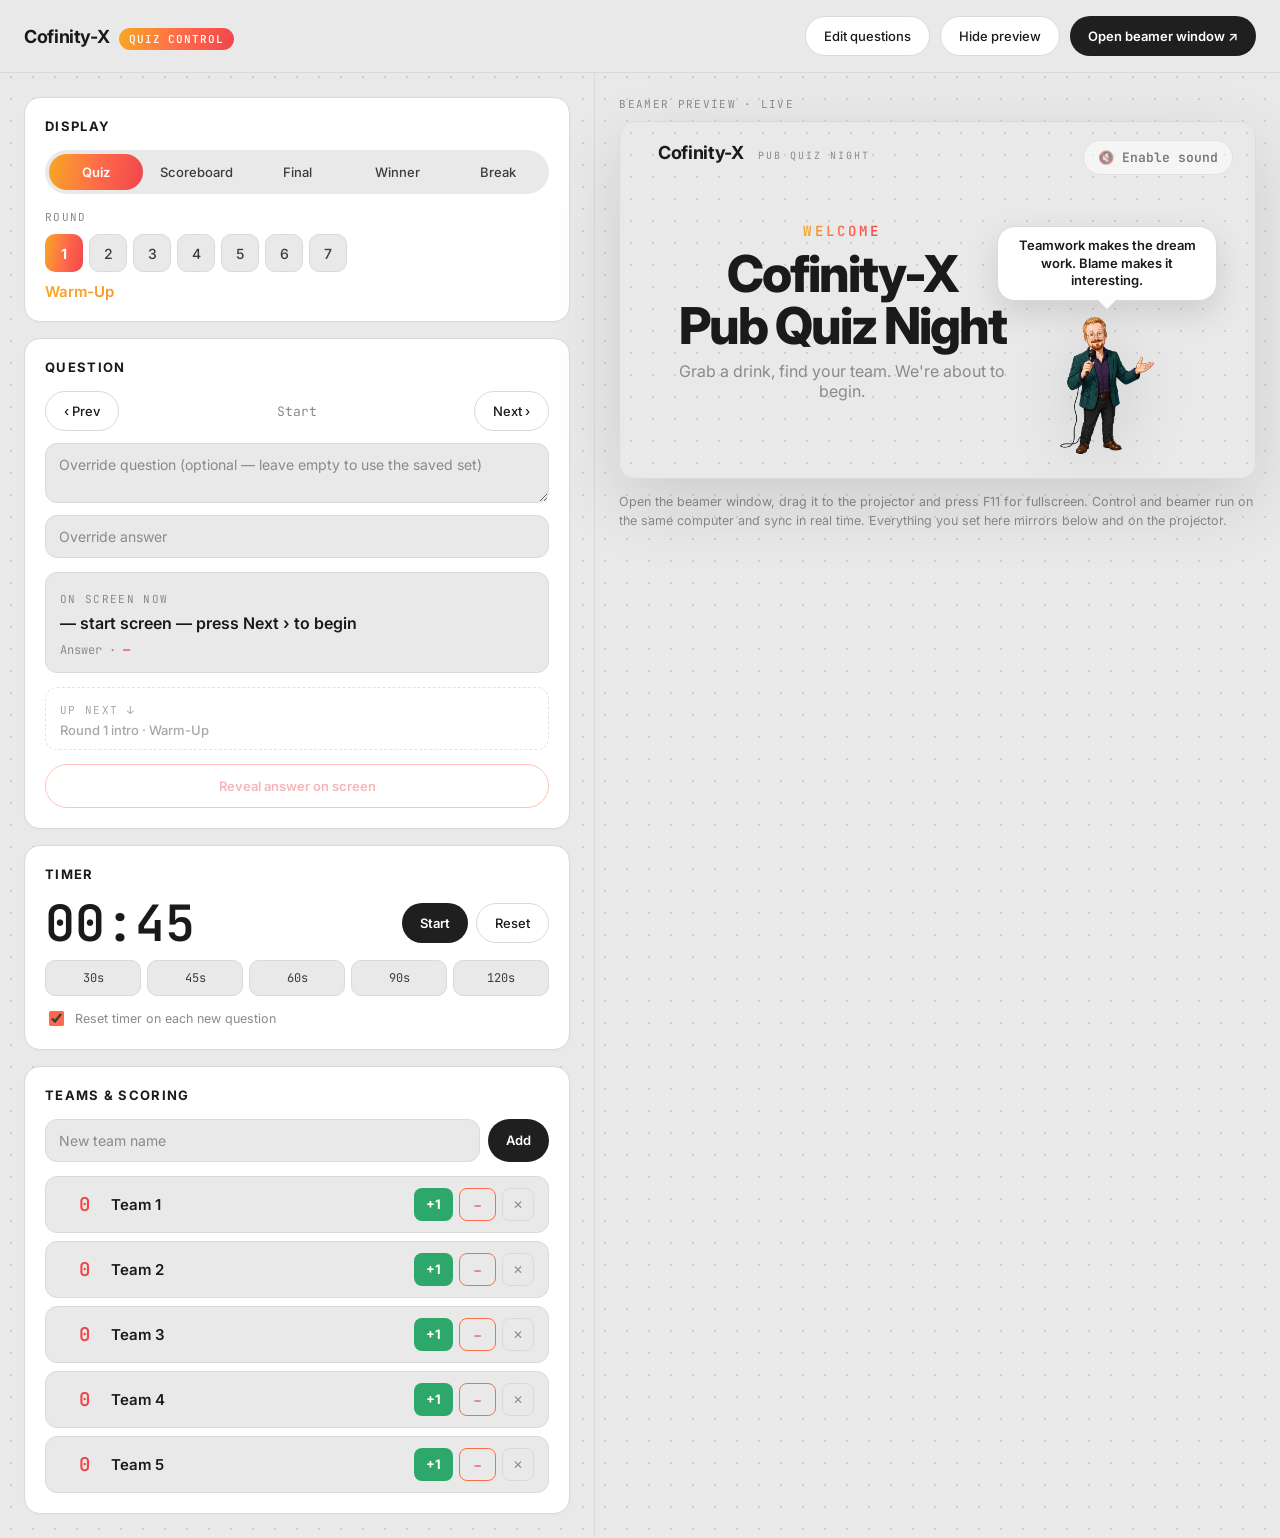
<file: index.html>
<!DOCTYPE html>
<html lang="en">
<head>
  <meta charset="UTF-8" />
  <meta name="viewport" content="width=device-width, initial-scale=1.0" />
  <title>Cofinity-X Pub Quiz — Control</title>
  <link rel="stylesheet" href="assets/style.css" />
</head>
<body>
  <div class="ctrl-bar">
    <span class="ctrl-brand">Cofinity-X <span class="ctrl-tag">Quiz Control</span></span>
    <div class="bar-actions">
      <button class="pill-white" id="btn-editor">Edit questions</button>
      <button class="pill-white" id="btn-preview">Hide preview</button>
      <button class="pill-dark" id="btn-beamer">Open beamer window ↗</button>
    </div>
  </div>

  <div class="grid" id="grid">
    <div class="col">
      <!-- Display -->
      <div class="section">
        <div class="section-title">Display</div>
        <div class="seg" id="seg-screen">
          <button data-screen="question" class="on">Quiz</button>
          <button data-screen="scoreboard">Scoreboard</button>
          <button data-screen="final">Final</button>
          <button data-screen="winner">Winner</button>
          <button data-screen="ambient">Break</button>
        </div>
        <div class="round-block">
          <span class="mini">Round</span>
          <div class="chips" id="round-chips"></div>
          <span class="round-name grad-text" id="round-name">General Knowledge</span>
        </div>
      </div>

      <!-- Question -->
      <div class="section">
        <div class="section-title">Question</div>
        <div class="qnav">
          <button class="pill-white" id="q-prev">‹ Prev</button>
          <span class="qcount" id="q-count">1 / 9</span>
          <button class="pill-white" id="q-next">Next ›</button>
        </div>
        <textarea id="override-q" rows="2"
          placeholder="Override question (optional — leave empty to use the saved set)"></textarea>
        <input type="text" id="override-a" placeholder="Override answer" />
        <div class="cur-box">
          <span class="mini">On screen now</span>
          <p class="cur-q" id="cur-q">—</p>
          <p class="cur-a">Answer · <b id="cur-a">—</b></p>
        </div>
        <div class="next-box" id="next-box">
          <span class="mini">Up next ↓</span>
          <p class="next-q" id="next-q">—</p>
        </div>
        <button class="pill-dark" id="song-play" style="display:none;width:100%;margin-bottom:8px">▶ Play song</button>
        <button class="reveal-btn" id="btn-reveal">Reveal answer on screen</button>
        <audio id="song-audio" preload="none"></audio>
      </div>

      <!-- Timer -->
      <div class="section">
        <div class="section-title">Timer</div>
        <div class="timer-row">
          <div class="timer-big" id="timer-display">00:45</div>
          <div style="display:flex;gap:8px">
            <button class="pill-dark" id="timer-toggle">Start</button>
            <button class="pill-white" id="timer-reset">Reset</button>
          </div>
        </div>
        <div class="presets" id="presets"></div>
        <label class="timer-autoreset">
          <input type="checkbox" id="timer-autoreset" checked />
          <span>Reset timer on each new question</span>
        </label>
      </div>

      <!-- Teams -->
      <div class="section">
        <div class="section-title">Teams &amp; scoring</div>
        <div class="add-row">
          <input type="text" id="new-team" placeholder="New team name" />
          <button class="pill-dark" id="add-team">Add</button>
        </div>
        <div class="team-list" id="team-list"></div>
      </div>

      <!-- Final round -->
      <div class="section" id="final-section" style="display:none">
        <div class="section-title">Final — buzzer round</div>
        <div class="final-pick">
          <span class="mini">Finalists (top 2)</span>
          <div class="final-selects">
            <select id="final-pick-a"></select>
            <span class="final-vs-mini">vs</span>
            <select id="final-pick-b"></select>
          </div>
        </div>
        <div class="qnav" style="margin-top:14px">
          <button class="pill-white" id="final-prev">‹ Prev</button>
          <span class="qcount" id="final-count">1 / 18</span>
          <button class="pill-white" id="final-next">Next ›</button>
        </div>
        <div class="cur-box">
          <span class="mini">On screen now</span>
          <p class="cur-q" id="final-cur-q">—</p>
          <p class="cur-a">Answer · <b id="final-cur-a">—</b></p>
        </div>
        <button class="reveal-btn" id="final-reveal">Reveal answer on screen</button>
        <div class="final-award">
          <button class="final-award-btn" id="final-award-a">+1 ◀ Team A</button>
          <button class="final-award-btn" id="final-award-b">Team B ▶ +1</button>
        </div>
      </div>
    </div>

    <!-- Preview -->
    <div class="preview-pane" id="preview-pane">
      <div class="preview-label">Beamer preview · live</div>
      <div class="preview-frame">
        <iframe id="preview-frame" src="beamer.html" title="Beamer preview"></iframe>
      </div>
      <p class="preview-hint">
        Open the beamer window, drag it to the projector and press F11 for fullscreen.
        Control and beamer run on the same computer and sync in real time. Everything
        you set here mirrors below and on the projector.
      </p>
    </div>
  </div>

  <!-- Editor modal -->
  <div class="modal-backdrop" id="editor-modal">
    <div class="modal">
      <div class="modal-head">
        <span class="modal-title">Edit questions</span>
        <button class="btn-x" id="editor-close">✕</button>
      </div>
      <div class="modal-body" id="editor-body"></div>
      <div class="modal-foot">
        <button class="pill-white" id="editor-reset">Reset to defaults</button>
        <div style="display:flex;gap:10px">
          <button class="pill-white" id="editor-cancel">Cancel</button>
          <button class="pill-dark" id="editor-save">Save questions</button>
        </div>
      </div>
    </div>
  </div>

  <script type="module" src="assets/control.js"></script>
</body>
</html>
</file>
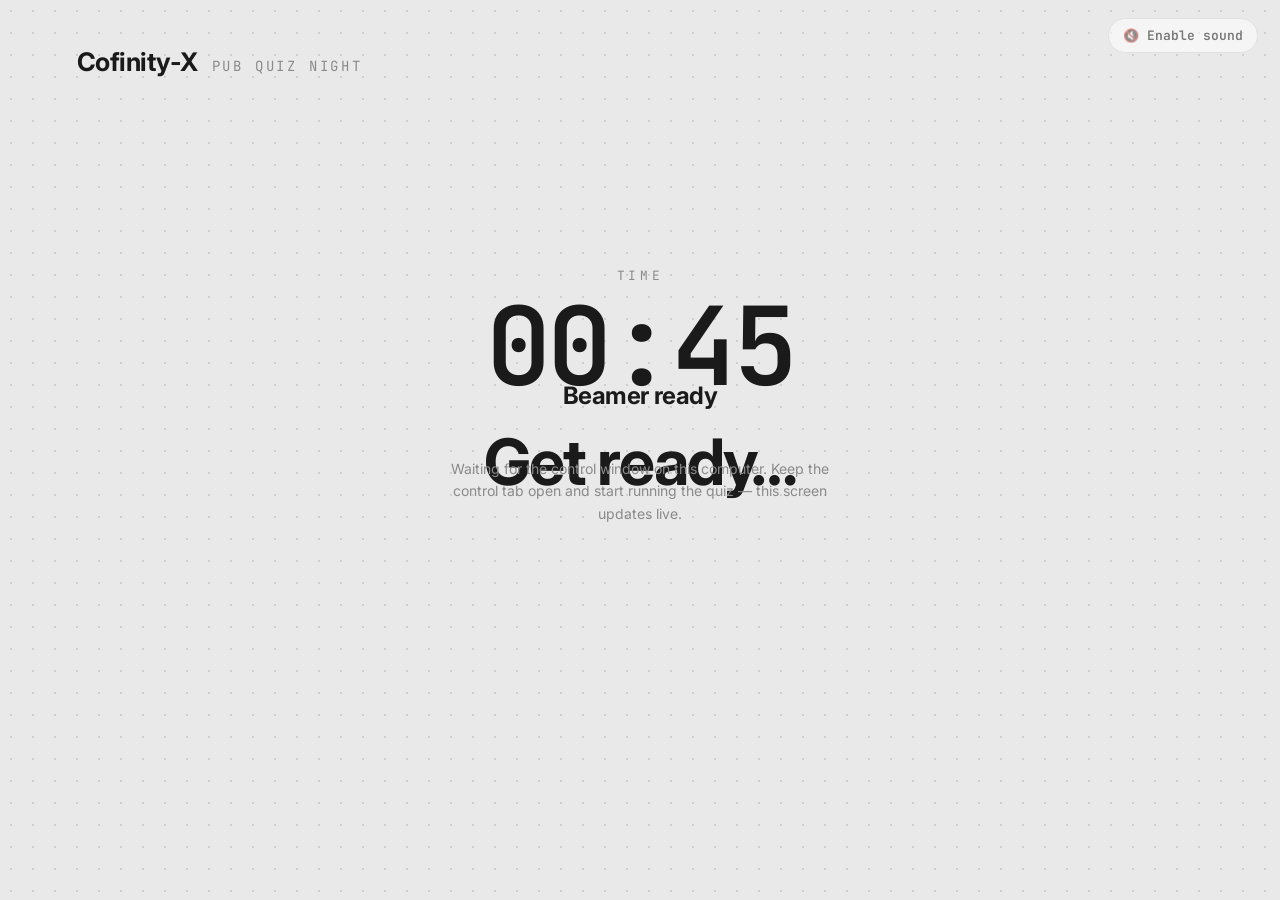
<file: beamer.html>
<!DOCTYPE html>
<html lang="en">
<head>
  <meta charset="UTF-8" />
  <meta name="viewport" content="width=device-width, initial-scale=1.0" />
  <title>Cofinity-X Pub Quiz — Beamer</title>
  <link rel="stylesheet" href="assets/style.css" />
  <style>
    html, body { height: 100%; overflow: hidden; }
    .beamer { height: 100vh; display: grid;
      grid-template-rows: auto 1fr;
      padding: min(5vh, 48px) min(6vw, 80px) min(6vh, 56px); }

    /* top bar: wordmark left, round tag right */
    .b-top { display: flex; align-items: center; justify-content: space-between;
      gap: min(2.5vw, 28px); flex-wrap: wrap; }
    .b-brand { display: flex; align-items: baseline; gap: 14px; }
    .b-wordmark { font-weight: 700; font-size: clamp(18px, 2vw, 26px); letter-spacing: -0.02em; }
    .b-kicker { font-family: 'JetBrains Mono', monospace; font-size: clamp(10px,1.1vw,14px);
      color: var(--muted); text-transform: uppercase; letter-spacing: 0.2em; }
    .b-roundtag { display: flex; align-items: center; gap: 14px;
      font-weight: 500; font-size: clamp(13px,1.4vw,19px); color: var(--ink-soft); }
    .b-roundpill { background: var(--grad); color: #fff; font-weight: 600;
      padding: 6px 16px; border-radius: 999px; font-size: 0.9em; letter-spacing: 0.01em; }

    /* question stage — true centre */
    .b-qview { display: grid; grid-template-rows: 1fr auto 1fr; align-items: center;
      justify-items: center; gap: min(3vh, 28px); height: 100%; }
    .b-timer-wrap { align-self: end; display: flex; flex-direction: column;
      align-items: center; gap: 8px; }
    .b-timer-label { font-family: 'JetBrains Mono', monospace; font-size: clamp(10px,1vw,13px);
      letter-spacing: 0.28em; text-transform: uppercase; color: var(--muted); }
    .b-timer { font-family: 'JetBrains Mono', monospace; font-weight: 600;
      font-size: clamp(48px, 8.5vw, 116px); line-height: 1; font-variant-numeric: tabular-nums;
      letter-spacing: -0.03em; transition: color .2s ease; transform-origin: center; }
    .b-timer.low { color: var(--o3); animation: timerPulse 1s ease-in-out infinite; }
    @keyframes timerPulse {
      0%, 100% { transform: scale(1); }
      50% { transform: scale(1.08); text-shadow: 0 0 30px rgba(240,70,75,0.35); }
    }

    .b-question { font-weight: 700; font-size: clamp(32px, 5vw, 80px); line-height: 1.06;
      max-width: 20ch; margin: 0; letter-spacing: -0.03em; text-align: center; align-self: center; }
    /* when a picture question is showing, question text shrinks and image leads */
    .b-qview.has-image { grid-template-rows: auto auto 1fr auto; }
    .b-qview.has-image .b-question { font-size: clamp(24px, 3.2vw, 44px); }
    .b-image-wrap { align-self: center; display: none; justify-content: center; align-items: center;
      width: 100%; }
    .b-qview.has-image .b-image-wrap { display: flex; }
    .b-image { max-height: 46vh; max-width: min(70vw, 760px); object-fit: contain;
      border-radius: 18px; background: #fff; padding: 14px;
      box-shadow: 0 20px 56px rgba(0,0,0,0.10); border: 1px solid var(--line);
      animation: answerPop .42s cubic-bezier(.2,.8,.3,1.4); }

    .b-answer { align-self: start; display: none; flex-direction: column; align-items: center;
      gap: 10px; padding: 18px 44px; border-radius: 20px; background: #fff;
      border: 1px solid var(--line); box-shadow: 0 20px 56px rgba(0,0,0,0.10);
      animation: answerPop .42s cubic-bezier(.2,.8,.3,1.4); }
    .b-answer.show { display: flex; }
    @keyframes answerIn { from { opacity: 0; transform: translateY(10px); } to { opacity: 1; transform: none; } }
    @keyframes answerPop {
      0%   { opacity: 0; transform: scale(0.7) translateY(14px); }
      60%  { opacity: 1; transform: scale(1.08) translateY(0); }
      100% { opacity: 1; transform: scale(1) translateY(0); }
    }
    .b-answer-label { font-family: 'JetBrains Mono', monospace; font-size: clamp(11px,1.1vw,14px);
      letter-spacing: 0.24em; text-transform: uppercase; color: var(--muted); }
    .b-answer-text { font-weight: 800; font-size: clamp(28px,4vw,56px); letter-spacing: -0.02em; }

    /* scoreboard */
    .b-scoreview { display: none; flex-direction: column; justify-content: center;
      max-width: 1120px; width: 100%; margin: 0 auto; height: 100%; }
    .b-scoreview.show { display: flex; }
    .b-scorehead { display: flex; align-items: baseline; gap: 18px; margin: 0 0 min(5vh,40px); }
    .b-scoretitle { font-weight: 800; font-size: clamp(38px,6vw,88px);
      margin: 0; letter-spacing: -0.04em; }
    .b-scoresub { font-family: 'JetBrains Mono', monospace; font-size: clamp(12px,1.3vw,17px);
      text-transform: uppercase; letter-spacing: 0.18em; }
    .b-scorelist { display: flex; flex-direction: column; gap: min(2.6vh, 24px); }
    .b-scorerow { display: flex; align-items: center; gap: min(2.5vw, 30px); }
    .b-rank { font-family: 'JetBrains Mono', monospace; font-size: clamp(18px,2.4vw,36px);
      font-weight: 500; color: var(--muted); min-width: 1.3em; text-align: center; flex-shrink: 0; }
    .b-rank.first { color: var(--o3); font-weight: 700; }
    .b-barcol { flex: 1; display: flex; flex-direction: column; gap: 10px; }
    .b-bartop { display: flex; justify-content: space-between; align-items: baseline; }
    .b-teamname { font-weight: 600; font-size: clamp(20px,2.8vw,40px); letter-spacing: -0.02em; }
    .b-scoreval { font-family: 'JetBrains Mono', monospace; font-weight: 600;
      font-size: clamp(20px,2.8vw,40px); color: var(--ink-soft); font-variant-numeric: tabular-nums; }
    .b-scoreval.lead { color: var(--o3); }
    .b-bartrack { height: 8px; background: #D6D6D6; border-radius: 4px; overflow: hidden; }
    .b-barfill { height: 100%; background: var(--grad); border-radius: 4px; transition: width .7s cubic-bezier(.2,.7,.3,1); }
    @keyframes scoreRowIn { from { opacity: 0; transform: translateX(-18px); } to { opacity: 1; transform: none; } }
    .b-empty { font-family: 'JetBrains Mono', monospace; color: var(--muted); font-size: 18px; }

    /* waiting overlay */
    .b-waiting { position: fixed; inset: 0; display: flex; align-items: center;
      justify-content: center; flex-direction: column; gap: 14px; text-align: center; padding: 24px; }
    .b-waiting h2 { font-weight: 700; font-size: 24px; letter-spacing: -0.02em; }
    .b-waiting p { color: var(--muted); font-size: 14px; max-width: 42ch; line-height: 1.6; }
    body.connected .b-waiting { display: none; }

    /* start & round intro screens */
    .b-intro { position: relative; display: none; flex-direction: column; align-items: center;
      justify-content: center; text-align: center; height: 100%; gap: min(2.5vh, 22px);
      padding-right: min(30vw, 420px); }
    .b-intro.show { display: flex; }
    /* gentle fade + rise when any main view appears, softer and clearer */
    .b-intro.show, .b-scoreview.show, .b-finalview.show, .b-songview.show,
    .b-qview { animation: viewFade .5s cubic-bezier(.2,.7,.3,1) both; }
    @keyframes viewFade {
      from { opacity: 0; transform: translateY(16px); }
      to { opacity: 1; transform: translateY(0); }
    }
    /* staged entrance on the start screen for a strong first impression */
    #b-startview.show .b-intro-kicker { animation: riseIn .6s cubic-bezier(.2,.8,.3,1.1) .1s both; }
    #b-startview.show .b-intro-title { animation: riseIn .7s cubic-bezier(.2,.8,.3,1.1) .3s both; }
    #b-startview.show .b-intro-sub { animation: riseIn .6s cubic-bezier(.2,.8,.3,1.1) .55s both; }
    #b-startview.show .b-host-wrap { animation: hostSlideIn .8s cubic-bezier(.2,.8,.3,1.15) .45s both; }
    @keyframes riseIn { from { opacity: 0; transform: translateY(28px); } to { opacity: 1; transform: none; } }
    @keyframes hostSlideIn { from { opacity: 0; transform: translateX(60px); } to { opacity: 1; transform: none; } }
    #b-startview.show .b-bubble { animation: bubbleIn .5s cubic-bezier(.2,.8,.3,1.3) 1.0s both; }
    /* text content stays clear of the host on the right */
    .b-intro > .b-intro-kicker,
    .b-intro > .b-intro-title,
    .b-intro > .b-intro-sub,
    .b-intro > .b-trophy,
    .b-intro > .b-runnerup { max-width: min(64vw, 880px); position: relative; z-index: 2; }
    /* quizmaster host figure — own zone on the right, never over the text */
    .b-host { pointer-events: none; user-select: none; }
    .b-host-wrap.b-host-side { position: absolute; right: max(1vw, 12px); bottom: 0;
      display: flex; flex-direction: column; align-items: center; z-index: 1;
      animation: hostIn .5s cubic-bezier(.2,.8,.3,1.2); }
    .b-host-wrap.b-host-side .b-host { height: min(60vh, 520px); width: auto; object-fit: contain;
      filter: drop-shadow(0 12px 30px rgba(0,0,0,0.12)); }
    .b-bubble { position: relative; max-width: 320px; margin-bottom: 14px;
      background: #fff; color: var(--ink); border: 1px solid var(--line);
      border-radius: 18px; padding: 14px 18px; font-weight: 600;
      font-size: clamp(14px, 1.4vw, 19px); line-height: 1.35; text-align: center;
      box-shadow: 0 12px 32px rgba(0,0,0,0.12);
      animation: bubbleIn .45s cubic-bezier(.2,.8,.3,1.3) .25s both; }
    .b-bubble::after { content: ""; position: absolute; bottom: -9px; left: 50%;
      transform: translateX(-50%); border-left: 10px solid transparent;
      border-right: 10px solid transparent; border-top: 10px solid #fff; }
    .b-bubble:empty { display: none; }
    @keyframes bubbleIn { from { opacity: 0; transform: scale(0.8) translateY(8px); } to { opacity: 1; transform: none; } }
    @keyframes hostIn { from { opacity: 0; transform: translateY(24px); } to { opacity: 1; transform: none; } }
    @media (max-width: 1100px) {
      .b-host-wrap.b-host-side { right: 0; opacity: 0.92; }
      .b-host-wrap.b-host-side .b-host { height: 40vh; }
      .b-bubble { max-width: 220px; font-size: 13px; padding: 10px 13px; }
      .b-intro > .b-intro-title { max-width: 70vw; }
    }
    .b-final-intro-note { text-align: center; color: var(--muted);
      font-family: 'JetBrains Mono', monospace; font-size: clamp(13px,1.5vw,20px);
      letter-spacing: 0.1em; }
    .b-host-final { position: absolute; right: max(2vw, 24px); bottom: 0;
      height: min(54vh, 460px); width: auto; object-fit: contain;
      filter: drop-shadow(0 12px 30px rgba(0,0,0,0.12));
      animation: hostIn .5s cubic-bezier(.2,.8,.3,1.2); z-index: 1; }
    @media (max-width: 1100px) { .b-host-final { height: 36vh; right: 0; opacity: 0.85; } }
    .b-intro-kicker { font-family: 'JetBrains Mono', monospace; font-weight: 600;
      font-size: clamp(14px, 1.8vw, 24px); letter-spacing: 0.22em; text-transform: uppercase; }
    .b-intro-title { font-weight: 800; font-size: clamp(44px, 8vw, 120px); line-height: 1.02;
      letter-spacing: -0.04em; margin: 0; }
    .b-intro-sub { color: var(--muted); font-size: clamp(16px, 2vw, 26px); margin: 0; max-width: 28ch; }
    .b-ambient-fact { font-weight: 700; font-size: clamp(28px, 3.6vw, 56px); line-height: 1.18;
      letter-spacing: -0.02em; margin: 0; max-width: 18ch; position: relative; z-index: 2;
      animation: factFade .6s ease; }
    @keyframes factFade { from { opacity: 0; transform: translateY(12px); } to { opacity: 1; transform: none; } }

    /* guess the song */
    .b-equalizer { display: flex; align-items: flex-end; justify-content: center;
      gap: min(1.4vw, 14px); height: min(28vh, 240px); margin: min(3vh,24px) 0; }
    .b-equalizer span { width: min(2.4vw, 26px); height: 20%; border-radius: 8px;
      background: var(--grad); opacity: 0.85; }
    .b-equalizer.playing span { animation: eq 0.9s ease-in-out infinite; }
    .b-equalizer span:nth-child(1) { animation-delay: -0.1s; }
    .b-equalizer span:nth-child(2) { animation-delay: -0.5s; }
    .b-equalizer span:nth-child(3) { animation-delay: -0.3s; }
    .b-equalizer span:nth-child(4) { animation-delay: -0.7s; }
    .b-equalizer span:nth-child(5) { animation-delay: -0.2s; }
    .b-equalizer span:nth-child(6) { animation-delay: -0.6s; }
    .b-equalizer span:nth-child(7) { animation-delay: -0.4s; }
    .b-equalizer span:nth-child(8) { animation-delay: -0.8s; }
    .b-equalizer span:nth-child(9) { animation-delay: -0.15s; }
    .b-equalizer span:nth-child(10) { animation-delay: -0.55s; }
    @keyframes eq { 0%, 100% { height: 18%; } 50% { height: 100%; } }
    .b-song-counter { font-size: clamp(14px, 1.6vw, 22px); color: var(--muted); letter-spacing: 0.1em; }
    .b-song-reveal { display: none; flex-direction: column; align-items: center; gap: 6px;
      margin-top: min(3vh, 26px); animation: answerPop .42s cubic-bezier(.2,.8,.3,1.4); }
    .b-song-reveal.show { display: flex; }
    .b-song-title { font-weight: 800; font-size: clamp(32px, 4.5vw, 68px); letter-spacing: -0.02em; line-height: 1.05; }
    .b-song-artist { font-weight: 600; font-size: clamp(18px, 2.2vw, 30px); color: var(--muted); }
    .b-song-link { margin-top: 10px; font-family: 'JetBrains Mono', monospace; font-size: clamp(11px,1.1vw,14px);
      color: var(--o2); text-decoration: none; opacity: 0.8; }
    .b-song-link:empty { display: none; }
    .b-trophy { font-size: clamp(60px, 10vw, 140px); line-height: 1;
      animation: trophyPop .7s cubic-bezier(.2,.8,.3,1.5) both; transform-origin: center bottom; }
    @keyframes trophyPop {
      0% { opacity: 0; transform: scale(0.3) rotate(-15deg); }
      55% { opacity: 1; transform: scale(1.15) rotate(6deg); }
      100% { opacity: 1; transform: scale(1) rotate(0); }
    }
    /* confetti canvas sits above everything on the winner screen */
    .b-confetti { position: fixed; inset: 0; width: 100%; height: 100%;
      pointer-events: none; z-index: 50; display: none; }
    .b-confetti.show { display: block; }
    /* sound toggle — small, top-right, unobtrusive */
    .b-sound-toggle { position: fixed; top: 18px; right: 22px; z-index: 60;
      font-family: 'JetBrains Mono', monospace; font-size: 13px; font-weight: 600;
      padding: 8px 14px; border-radius: 999px; border: 1px solid var(--line);
      background: #fff; color: var(--ink); cursor: pointer; opacity: 0.55;
      transition: opacity .2s ease, transform .1s ease; }
    .b-sound-toggle:hover { opacity: 1; }
    .b-sound-toggle.on { background: var(--grad); color: #fff; border-color: transparent; opacity: 0.9; }
    .b-sound-toggle:active { transform: scale(0.95); }
    /* winner name flies in big */
    #b-winnerview.show #b-winner-name {
      animation: winnerNameIn .65s cubic-bezier(.2,.8,.25,1.3) .15s both; }
    @keyframes winnerNameIn {
      0% { opacity: 0; transform: scale(0.6) translateY(30px); }
      60% { opacity: 1; transform: scale(1.06) translateY(0); }
      100% { opacity: 1; transform: scale(1); }
    }
    .b-runnerup { margin-top: min(3vh, 26px); font-family: 'JetBrains Mono', monospace;
      font-size: clamp(13px, 1.5vw, 19px); color: var(--muted); letter-spacing: 0.04em; }
    .b-winner-name-grad { background: var(--grad); -webkit-background-clip: text;
      background-clip: text; color: transparent; }

    /* final / buzzer view */
    .b-finalview { display: none; flex-direction: column; height: 100%;
      justify-content: center; gap: min(5vh, 44px); }
    .b-finalview.show { display: flex; }
    .b-final-duel { display: grid; grid-template-columns: 1fr auto 1fr;
      align-items: center; gap: min(3vw, 40px); }
    .b-final-team { display: flex; flex-direction: column; align-items: center;
      gap: 6px; padding: min(3vh,28px) min(2vw,28px); border-radius: 20px;
      background: #fff; border: 1px solid var(--line); box-shadow: 0 14px 44px rgba(0,0,0,0.07); }
    .b-final-team-label { font-family: 'JetBrains Mono', monospace; font-size: clamp(10px,1vw,13px);
      letter-spacing: 0.22em; text-transform: uppercase; color: var(--muted); }
    .b-final-team-name { font-weight: 700; font-size: clamp(22px,3vw,46px); letter-spacing: -0.02em;
      text-align: center; line-height: 1.1; }
    .b-final-team-score { font-family: 'JetBrains Mono', monospace; font-weight: 600;
      font-size: clamp(44px,7vw,104px); line-height: 1; font-variant-numeric: tabular-nums;
      background: var(--grad); -webkit-background-clip: text; background-clip: text; color: transparent; }
    .b-final-vs { display: flex; flex-direction: column; align-items: center; gap: 10px; }
    .b-final-buzzer { font-family: 'JetBrains Mono', monospace; font-weight: 600;
      font-size: clamp(12px,1.4vw,18px); letter-spacing: 0.3em; color: #fff;
      background: var(--grad); padding: 6px 16px; border-radius: 999px; }
    .b-final-vs-x { font-weight: 800; font-size: clamp(28px,4vw,60px); color: var(--muted); line-height: 1; }
    .b-final-counter { font-size: clamp(11px,1.2vw,15px); color: var(--muted); letter-spacing: 0.1em; }
    .b-final-qbox { display: flex; flex-direction: column; align-items: center; gap: min(3vh,28px); text-align: center; }
    .b-final-question { font-weight: 700; font-size: clamp(28px,4vw,60px); line-height: 1.12;
      max-width: 24ch; margin: 0; letter-spacing: -0.02em; }
    @media (prefers-reduced-motion: reduce) {
      *, .b-timer.low, .b-answer, .b-host, .b-scorerow, .b-barfill, .b-trophy, .b-confetti {
        animation: none !important; transition: none !important;
      }
      .b-confetti { display: none !important; }
    }
  </style>
</head>
<body>
  <div class="beamer" id="beamer">
    <canvas id="b-confetti" class="b-confetti"></canvas>
    <button id="b-sound-toggle" class="b-sound-toggle" title="Toggle sound">🔇 Enable sound</button>
    <header class="b-top">
      <span class="b-brand">
        <span class="b-wordmark">Cofinity-X</span>
        <span class="b-kicker">Pub Quiz Night</span>
      </span>
      <span class="b-roundtag" id="b-roundtag" style="visibility:hidden">
        <span class="b-roundpill" id="b-roundpill">Round 1</span>
        <span id="b-roundname">General Knowledge</span>
      </span>
    </header>

    <!-- start screen -->
    <div class="b-intro" id="b-startview">
      <div class="b-host-wrap b-host-side">
        <div class="b-bubble" id="b-bubble-start"></div>
        <img class="b-host" src="assets/host/host-mic.png" alt="" />
      </div>
      <span class="b-intro-kicker grad-text">Welcome</span>
      <h1 class="b-intro-title">Cofinity-X<br>Pub Quiz Night</h1>
      <p class="b-intro-sub">Grab a drink, find your team. We're about to begin.</p>
    </div>

    <!-- round intro screen -->
    <div class="b-intro" id="b-roundintroview">
      <div class="b-host-wrap b-host-side">
        <div class="b-bubble" id="b-bubble-round"></div>
        <img class="b-host" src="assets/host/host-finger.png" alt="" />
      </div>
      <span class="b-intro-kicker grad-text" id="b-roundintro-num">Round 1</span>
      <h1 class="b-intro-title" id="b-roundintro-title">Warm-Up</h1>
    </div>

    <!-- winner screen -->
    <div class="b-intro" id="b-winnerview">
      <div class="b-host-wrap b-host-side">
        <div class="b-bubble" id="b-bubble-winner"></div>
        <img class="b-host" src="assets/host/host-trophy.png" alt="" />
      </div>
      <span class="b-intro-kicker grad-text">Champions</span>
      <div class="b-trophy">🏆</div>
      <h1 class="b-intro-title" id="b-winner-name">—</h1>
      <p class="b-intro-sub" id="b-winner-score">—</p>
      <div class="b-runnerup" id="b-winner-runnerup"></div>
    </div>

    <!-- ambient / break screen -->
    <div class="b-intro" id="b-ambientview">
      <div class="b-host-wrap b-host-side">
        <img class="b-host" src="assets/host/host-smoke.png" alt="" />
      </div>
      <span class="b-intro-kicker grad-text">Did you know?</span>
      <p class="b-ambient-fact" id="b-ambient-fact">—</p>
      <p class="b-intro-sub">Back in a moment. Grab a drink.</p>
    </div>

    <!-- guess the song screen -->
    <div class="b-intro" id="b-songview">
      <span class="b-intro-kicker grad-text">Guess the Song</span>
      <div class="b-equalizer" id="b-equalizer">
        <span></span><span></span><span></span><span></span><span></span>
        <span></span><span></span><span></span><span></span><span></span>
      </div>
      <div class="b-song-counter mono" id="b-song-counter">Song 1 / 4</div>
      <div class="b-song-reveal" id="b-song-reveal">
        <span class="b-answer-label">Answer</span>
        <span class="b-song-title grad-text" id="b-song-title"></span>
        <span class="b-song-artist" id="b-song-artist"></span>
        <a class="b-song-link" id="b-song-link" target="_blank" rel="noopener"></a>
      </div>
    </div>

    <!-- question view -->
    <div class="b-qview" id="b-qview">
      <div class="b-timer-wrap">
        <span class="b-timer-label">Time</span>
        <div class="b-timer" id="b-timer">00:45</div>
      </div>
      <p class="b-question" id="b-question">Get ready…</p>
      <div class="b-image-wrap" id="b-image-wrap">
        <img class="b-image" id="b-image" alt="" />
      </div>
      <div class="b-answer" id="b-answer">
        <span class="b-answer-label">Answer</span>
        <span class="b-answer-text grad-text" id="b-answer-text"></span>
      </div>
    </div>

    <!-- scoreboard view -->
    <div class="b-scoreview" id="b-scoreview">
      <div class="b-scorehead">
        <h1 class="b-scoretitle">Scoreboard</h1>
        <span class="b-scoresub grad-text">Live standings</span>
      </div>
      <div class="b-scorelist" id="b-scorelist"></div>
    </div>

    <!-- final / buzzer view -->
    <div class="b-finalview" id="b-finalview">
      <img class="b-host b-host-final" id="b-final-host" src="assets/host/host-mic2.png" alt="" style="display:none" />
      <div class="b-final-duel">
        <div class="b-final-team" id="b-final-team-a">
          <span class="b-final-team-label">Team A</span>
          <span class="b-final-team-name" id="b-final-name-a">Team A</span>
          <span class="b-final-team-score" id="b-final-score-a">0</span>
        </div>
        <div class="b-final-vs">
          <span class="b-final-buzzer">BUZZER</span>
          <span class="b-final-vs-x">×</span>
          <span class="b-final-counter mono" id="b-final-counter">1 / 18</span>
        </div>
        <div class="b-final-team" id="b-final-team-b">
          <span class="b-final-team-label">Team B</span>
          <span class="b-final-team-name" id="b-final-name-b">Team B</span>
          <span class="b-final-team-score" id="b-final-score-b">0</span>
        </div>
      </div>
      <div class="b-final-qbox">
        <p class="b-final-intro-note" id="b-final-intro-note" style="display:none">Final round — get ready to buzz.</p>
        <p class="b-final-question" id="b-final-question">Get ready…</p>
        <div class="b-answer" id="b-final-answer">
          <span class="b-answer-label">Answer</span>
          <span class="b-answer-text grad-text" id="b-final-answer-text"></span>
        </div>
      </div>
    </div>
  </div>

  <div class="b-waiting">
    <h2>Beamer ready</h2>
    <p>Waiting for the control window on this computer. Keep the control tab open and start running the quiz — this screen updates live.</p>
  </div>

  <script type="module" src="assets/beamer.js"></script>
</body>
</html>
</file>
<file: assets/style.css>
/* ── Cofinity-X Pub Quiz — shared styles ──────────────────────────────────
   Brand from cofinity-x.com: light grey canvas + dot grid, black Inter
   headlines, orange→red gradient accent, rounded pill buttons. */

@import url('https://fonts.googleapis.com/css2?family=Inter:wght@400;500;600;700;800&family=JetBrains+Mono:wght@400;500;600&display=swap');

:root {
  --canvas: #E9E9E9;
  --panel: #FFFFFF;
  --ink: #1A1A1A;
  --ink-soft: #3C3C3C;
  --muted: #8A8A8A;
  --line: #DADADA;
  --dot: #CFCFCF;
  --o1: #F7A823;
  --o2: #FF6B4A;
  --o3: #F0464B;
  --grad: linear-gradient(100deg, #F7A823 0%, #FF6B4A 52%, #F0464B 100%);
  --green: #2EA86A;
  --dark: #1F1F1F;
}

* { box-sizing: border-box; }
html, body { margin: 0; padding: 0; }
body {
  font-family: 'Inter', sans-serif;
  background: var(--canvas);
  color: var(--ink);
  background-image: radial-gradient(var(--dot) 1.1px, transparent 1.1px);
  background-size: 22px 22px;
  -webkit-font-smoothing: antialiased;
}
::selection { background: var(--o2); color: #fff; }
button { font-family: 'Inter', sans-serif; cursor: pointer; transition: all .15s ease; }
button:hover { filter: brightness(0.97); }
button:focus-visible, input:focus-visible, textarea:focus-visible,
select:focus-visible { outline: 2px solid var(--o2); outline-offset: 2px; }
input::placeholder, textarea::placeholder { color: var(--muted); }
a { color: inherit; }

/* pills */
/* global click feedback: every button gives a quick press response */
button { transition: transform .08s ease, box-shadow .12s ease, background .15s ease; }
button:active { transform: scale(0.94); }
/* a brief flash applied via JS on score/reveal actions */
@keyframes btnFlash {
  0% { box-shadow: 0 0 0 0 rgba(247,168,35,0.5); }
  100% { box-shadow: 0 0 0 14px rgba(247,168,35,0); }
}
.flash { animation: btnFlash .45s ease-out; }
/* score pop when a point lands — clear, satisfying feedback */
@keyframes flashScore {
  0% { transform: scale(1); color: var(--o2); }
  40% { transform: scale(1.5); color: var(--o3); }
  100% { transform: scale(1); }
}
.flash-score { animation: flashScore .5s cubic-bezier(.2,.8,.3,1.4); display: inline-block; }
.pill-dark { background: var(--dark); color: #fff; border: none; border-radius: 999px;
  padding: 11px 18px; font-weight: 600; font-size: 13px; }
.pill-white { background: #fff; color: var(--ink); border: 1px solid var(--line);
  border-radius: 999px; padding: 11px 18px; font-weight: 500; font-size: 13px; }
.pill-grad { background: var(--grad); color: #fff; border: none; border-radius: 999px;
  padding: 11px 18px; font-weight: 600; font-size: 13px; }

.mono { font-family: 'JetBrains Mono', monospace; }
.grad-text { background: var(--grad); -webkit-background-clip: text;
  background-clip: text; color: transparent; }

@media (prefers-reduced-motion: reduce) { *, button { transition: none !important; } }

/* ── CONTROL ─────────────────────────────────────────────────────────────── */
.ctrl-bar {
  display: flex; justify-content: space-between; align-items: center;
  padding: 16px 24px; border-bottom: 1px solid var(--line);
  position: sticky; top: 0; z-index: 5;
  background: rgba(233,233,233,0.92); backdrop-filter: blur(8px);
}
.ctrl-brand { font-weight: 700; font-size: 18px; letter-spacing: -0.02em; }
.ctrl-tag { font-family: 'JetBrains Mono', monospace; font-weight: 500; font-size: 11px;
  color: #fff; background: var(--grad); padding: 4px 10px; border-radius: 999px;
  text-transform: uppercase; letter-spacing: 0.08em; margin-left: 6px; }
.bar-actions { display: flex; gap: 10px; }

.grid { display: grid; align-items: start; grid-template-columns: minmax(390px,1fr) 1.15fr; }
.grid.no-preview { grid-template-columns: 1fr; }
.col { padding: 24px; display: flex; flex-direction: column; gap: 16px;
  border-right: 1px solid var(--line); }

.section { background: var(--panel); border: 1px solid var(--line);
  border-radius: 16px; padding: 20px; box-shadow: 0 1px 3px rgba(0,0,0,0.03); }
.section-title { font-weight: 700; font-size: 13px; text-transform: uppercase;
  letter-spacing: 0.1em; margin-bottom: 16px; }
.mini { font-family: 'JetBrains Mono', monospace; font-size: 11px; text-transform: uppercase;
  letter-spacing: 0.12em; color: var(--muted); }

.seg { display: flex; gap: 6px; margin-bottom: 16px; background: var(--canvas);
  padding: 4px; border-radius: 999px; }
.seg button { flex: 1; border: none; border-radius: 999px; padding: 10px 0;
  font-size: 13px; font-weight: 500; background: transparent; color: var(--ink-soft); }
.seg button.on { background: var(--grad); color: #fff; font-weight: 600; }

.round-block { display: flex; flex-direction: column; gap: 10px; }
.chips { display: flex; gap: 6px; flex-wrap: wrap; }
.chip { width: 38px; height: 38px; background: var(--canvas); color: var(--ink-soft);
  border: 1px solid var(--line); border-radius: 10px; font-size: 14px; font-weight: 500; }
.chip.on { background: var(--grad); color: #fff; border: none; font-weight: 700; }
.round-name { font-weight: 600; font-size: 15px; }

.qnav { display: flex; align-items: center; justify-content: space-between; margin-bottom: 12px; }
.qcount { font-family: 'JetBrains Mono', monospace; font-size: 13px; color: var(--muted); }

textarea, input[type=text] { width: 100%; background: var(--canvas); color: var(--ink);
  border: 1px solid var(--line); border-radius: 12px; padding: 12px 13px;
  font-family: 'Inter', sans-serif; font-size: 14px; }
textarea { resize: vertical; margin-bottom: 8px; }

.cur-box { margin: 14px 0; padding: 14px; border: 1px solid var(--line);
  border-radius: 12px; background: var(--canvas); }
.cur-q { font-weight: 600; font-size: 16px; margin: 6px 0 8px; line-height: 1.3; }
.cur-a { font-family: 'JetBrains Mono', monospace; font-size: 12px; color: var(--muted); margin: 0; }
.cur-a b { font-weight: 600; color: var(--o3); }
/* "up next" preview — dimmer & dashed so it reads as a heads-up, not the live question */
.next-box { margin: 0 0 14px; padding: 10px 14px; border: 1px dashed var(--line);
  border-radius: 12px; background: transparent; opacity: 0.75; }
.next-box .mini { color: var(--muted); }
.next-q { font-weight: 500; font-size: 13px; margin: 4px 0 0; line-height: 1.3; color: var(--muted); }
.next-box.is-song .next-q::before { content: "🎵 "; }
.next-box.is-image .next-q::before { content: "🖼 "; }
.next-box.is-end { opacity: 0.5; }

.reveal-btn { width: 100%; background: transparent; color: var(--o3);
  border: 1.5px solid var(--o2); border-radius: 999px; padding: 13px 0;
  font-size: 13px; font-weight: 600; }
.reveal-btn.on { background: var(--grad); color: #fff; border: none; font-weight: 700; }

.timer-row { display: flex; align-items: center; justify-content: space-between;
  gap: 14px; margin-bottom: 12px; }
.timer-big { font-family: 'JetBrains Mono', monospace; font-size: 50px; font-weight: 600;
  font-variant-numeric: tabular-nums; line-height: 1; }
.timer-big.low { color: var(--o3); }
.presets { display: flex; gap: 6px; }
.timer-autoreset { display: flex; align-items: center; gap: 8px; margin-top: 12px;
  font-size: 12.5px; color: var(--muted); cursor: pointer; user-select: none; }
.timer-autoreset input { accent-color: var(--o2); width: 15px; height: 15px; cursor: pointer; }
.preset { flex: 1; background: var(--canvas); color: var(--ink-soft);
  border: 1px solid var(--line); border-radius: 10px; padding: 9px 0;
  font-size: 12px; font-family: 'JetBrains Mono', monospace; }

.add-row { display: flex; gap: 8px; margin-bottom: 14px; }
.team-list { display: flex; flex-direction: column; gap: 8px; }
.team-row { display: flex; align-items: center; gap: 12px; padding: 11px 14px;
  background: var(--canvas); border: 1px solid var(--line); border-radius: 12px; }
.team-row.lead { border: 1.5px solid var(--o2); background: #FFF4EF; }
.team-score { font-family: 'JetBrains Mono', monospace; font-variant-numeric: tabular-nums;
  font-size: 19px; font-weight: 600; color: var(--o3); min-width: 1.6em; text-align: right; }
.team-name { flex: 1; font-weight: 600; font-size: 15px; }
.team-name-input { flex: 1; font-family: 'Inter', sans-serif; font-weight: 600; font-size: 15px;
  color: var(--ink); background: transparent; border: 1px solid transparent;
  border-radius: 8px; padding: 6px 8px; min-width: 0; transition: all .12s ease; }
.team-name-input:hover { border-color: var(--line); background: #fff; }
.team-name-input:focus { border-color: var(--o2); background: #fff; outline: none; }
.team-actions { display: flex; gap: 6px; }
.btn-plus { background: var(--green); color: #fff; border: none; border-radius: 8px;
  padding: 7px 12px; font-weight: 700; font-size: 13px; }
.btn-minus { background: transparent; color: var(--o3); border: 1px solid var(--o2);
  border-radius: 8px; padding: 7px 13px; font-size: 14px; }
.btn-x { background: transparent; color: var(--muted); border: 1px solid var(--line);
  border-radius: 8px; padding: 7px 10px; font-size: 12px; }
.muted { color: var(--muted); font-size: 13px; font-family: 'JetBrains Mono', monospace; }

/* final control */
.final-pick { display: flex; flex-direction: column; gap: 8px; }
.final-selects { display: flex; align-items: center; gap: 10px; }
.final-selects select { flex: 1; background: var(--canvas); color: var(--ink);
  border: 1px solid var(--line); border-radius: 10px; padding: 11px 10px;
  font-family: 'Inter', sans-serif; font-size: 14px; }
.final-vs-mini { font-family: 'JetBrains Mono', monospace; font-size: 12px; color: var(--muted); }
.final-award { display: flex; gap: 8px; margin-top: 12px; }
.final-award-btn { flex: 1; background: var(--grad); color: #fff; border: none;
  border-radius: 999px; padding: 14px 0; font-weight: 700; font-size: 14px; }

/* preview */
.preview-pane { padding: 24px; position: sticky; top: 65px; align-self: start; }
.preview-label { font-family: 'JetBrains Mono', monospace; font-size: 11px;
  text-transform: uppercase; letter-spacing: 0.12em; color: var(--muted); margin-bottom: 10px; }
.preview-frame { border: 1px solid var(--line); border-radius: 16px; overflow: hidden;
  aspect-ratio: 16/9; box-shadow: 0 24px 70px rgba(0,0,0,0.12); position: relative; }
.preview-frame iframe { width: 100%; height: 100%; border: none; display: block; }
.preview-hint { font-size: 12.5px; color: var(--muted); margin-top: 14px; line-height: 1.5; }

/* editor modal */
.modal-backdrop { position: fixed; inset: 0; background: rgba(20,20,20,0.45);
  display: none; align-items: center; justify-content: center; z-index: 50; padding: 24px; }
.modal-backdrop.open { display: flex; }
.modal { background: var(--panel); border-radius: 20px; width: min(720px, 100%);
  max-height: 86vh; overflow: hidden; display: flex; flex-direction: column;
  box-shadow: 0 30px 80px rgba(0,0,0,0.3); }
.modal-head { display: flex; justify-content: space-between; align-items: center;
  padding: 20px 24px; border-bottom: 1px solid var(--line); }
.modal-title { font-weight: 700; font-size: 18px; letter-spacing: -0.02em; }
.modal-body { padding: 20px 24px; overflow-y: auto; }
.modal-foot { padding: 16px 24px; border-top: 1px solid var(--line);
  display: flex; justify-content: space-between; align-items: center; gap: 12px; }

.q-editor-row { display: grid; grid-template-columns: 64px 1fr 1fr 36px;
  gap: 8px; align-items: start; margin-bottom: 8px; }
.q-editor-row select { background: var(--canvas); border: 1px solid var(--line);
  border-radius: 10px; padding: 9px 6px; font-size: 12px; font-family: 'JetBrains Mono', monospace; }
.q-editor-row textarea { margin: 0; min-height: 42px; font-size: 13px; padding: 9px 11px; }
.q-editor-row .btn-x { height: 40px; }
.q-editor-img { grid-column: 1 / -1; margin-top: 2px; font-size: 12px !important;
  padding: 8px 11px !important; font-family: 'JetBrains Mono', monospace; }
.editor-add { background: var(--canvas); border: 1px dashed var(--line);
  border-radius: 10px; padding: 10px 0; width: 100%; font-size: 13px;
  color: var(--ink-soft); margin-top: 4px; }

@media (max-width: 900px) {
  .grid { grid-template-columns: 1fr; }
  .col { border-right: none; border-bottom: 1px solid var(--line); }
  .preview-pane { position: static; }
}
</file>
